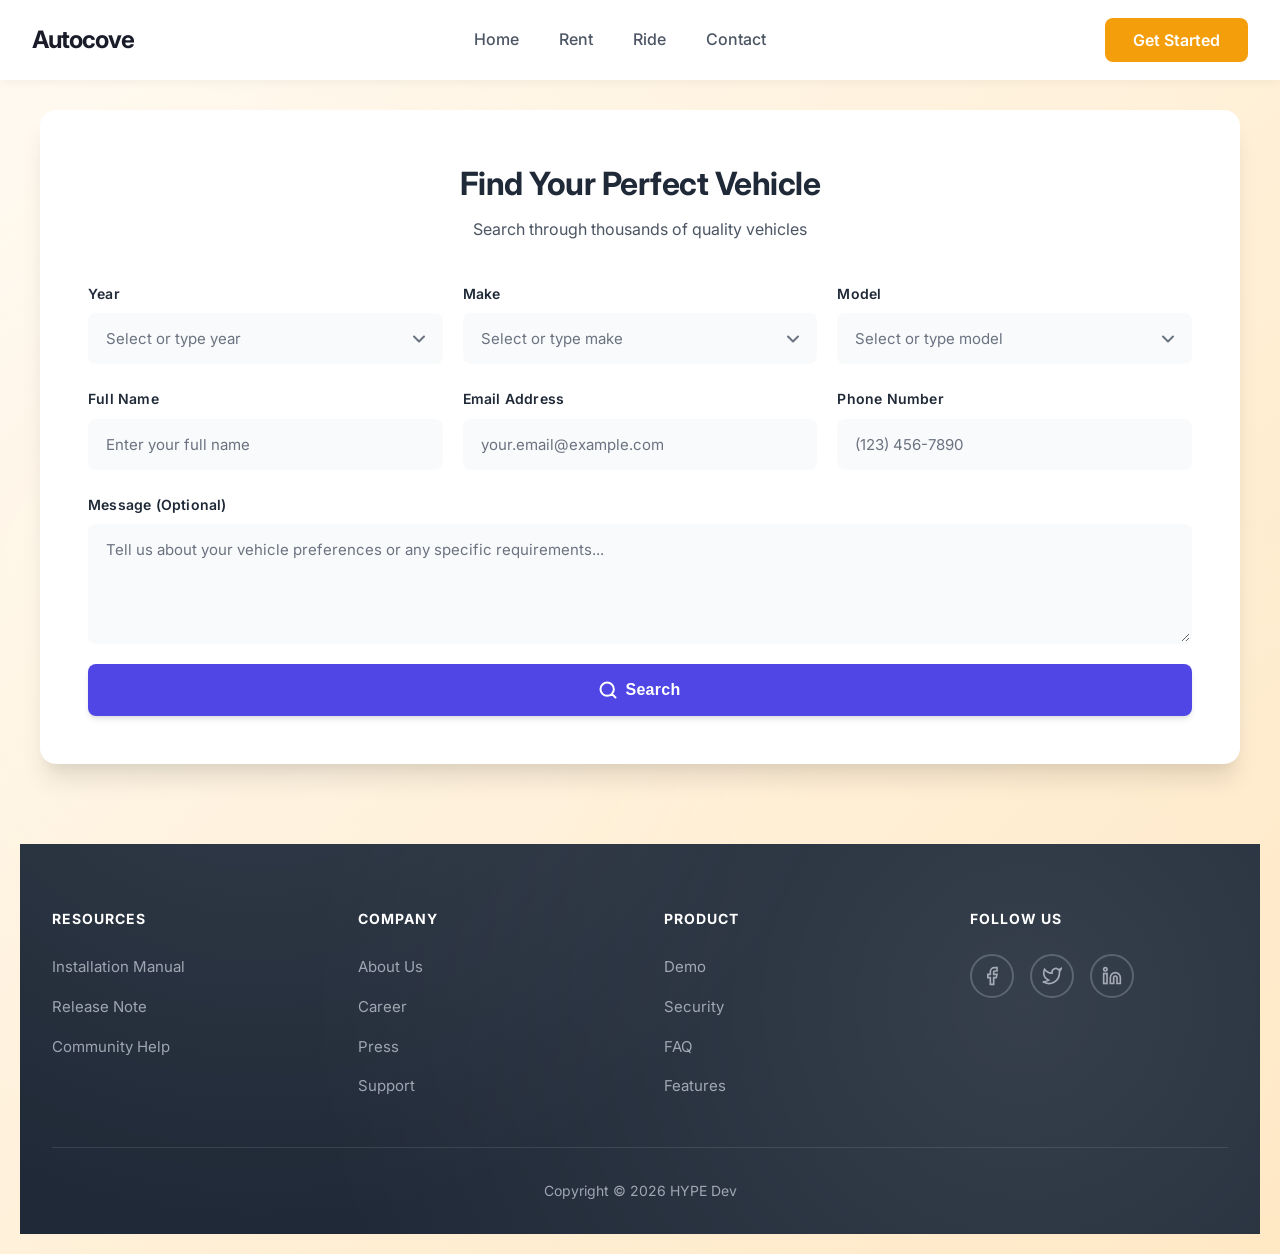
<file: vehicle-search-form.html>
<!DOCTYPE html>
<html lang="en">
<head>
    <meta charset="UTF-8">
    <meta name="viewport" content="width=device-width, initial-scale=1.0">
    <title>AUTOO</title>
    <link rel="preconnect" href="https://fonts.googleapis.com">
    <link rel="preconnect" href="https://fonts.gstatic.com" crossorigin>
    <link href="https://fonts.googleapis.com/css2?family=Inter:wght@400;500;600;700&display=swap" rel="stylesheet">
    <style>
        /* ========================================
           CSS VARIABLES
           ======================================== */
        :root {
            --primary-color: #4F46E5;
            --main-color: #f5b754;
            --primary-hover: #4338CA;
            --primary-active: #3730A3;
            --text-dark: #1F2937;
            --text-medium: #4B5563;
            --text-light: #6B7280;
            --input-bg: #F9FAFB;
            --input-border: #E5E7EB;
            --card-bg: #FFFFFF;
            --shadow-sm: 0 1px 2px 0 rgba(0, 0, 0, 0.05);
            --shadow-md: 0 4px 6px -1px rgba(0, 0, 0, 0.1), 0 2px 4px -1px rgba(0, 0, 0, 0.06);
            --shadow-lg: 0 10px 15px -3px rgba(0, 0, 0, 0.1), 0 4px 6px -2px rgba(0, 0, 0, 0.05);
            --shadow-xl: 0 20px 25px -5px rgba(0, 0, 0, 0.1), 0 10px 10px -5px rgba(0, 0, 0, 0.04);
            --radius-sm: 8px;
            --radius-md: 12px;
            --radius-lg: 16px;
            --transition: all 0.3s cubic-bezier(0.4, 0, 0.2, 1);
        }

        /* ========================================
           RESET & BASE STYLES
           ======================================== */
        * {
            margin: 0;
            padding: 0;
            box-sizing: border-box;
        }

        body {
            font-family: 'Inter', -apple-system, BlinkMacSystemFont, 'Segoe UI', Roboto, sans-serif;
            line-height: 1.6;
            color: var(--text-dark);
            background: linear-gradient(135deg, #fffaf2 0%, #ffe7c1 100%);
            min-height: 100vh;
            /* display: flex; */
            align-items: center;
            justify-content: center;
            padding: 20px;
            position: relative;
            overflow-x: hidden;
        }

        /* Background pattern overlay */
        body::before {
            content: '';
            position: absolute;
            top: 0;
            left: 0;
            right: 0;
            bottom: 0;
            background-image: 
                radial-gradient(circle at 20% 50%, rgba(255, 255, 255, 0.1) 0%, transparent 50%),
                radial-gradient(circle at 80% 80%, rgba(255, 255, 255, 0.1) 0%, transparent 50%);
            pointer-events: none;
        }


         /* ========================================
   NAVBAR STYLES
   ======================================== */
.navbar {
    position: fixed;
    top: 0;
    left: 0;
    width: 100%;
    background-color: #ffffff;
    box-shadow: 0 2px 10px rgba(0, 0, 0, 0.05);
    z-index: 1000;
    padding: 0;
}

.nav-container {
    max-width: 1400px;
    margin: 0 auto;
    padding: 0 2rem;
    display: flex;
    align-items: center;
    justify-content: space-between;
    height: 80px;
}

.nav-logo a {
    font-size: 1.5rem;
    font-weight: 700;
    font-family: var(--font-display);
    color: #1a1d29;
    letter-spacing: -1px;
    text-decoration: none;
}

.nav-links {
    display: flex;
    align-items: center;
    gap: 2.5rem;
    list-style: none;
    margin: 0;
    padding: 0;
}

.nav-links li {
    margin: 0;
}

.nav-links a {
    font-size: 1rem;
    font-weight: 500;
    color: #4B5563;
    text-decoration: none;
    transition: color 0.3s ease;
    position: relative;
}

.nav-links a:hover {
    color: #1a1d29;
}

.nav-links a::after {
    content: '';
    position: absolute;
    bottom: -5px;
    left: 0;
    width: 0;
    height: 2px;
    background-color: var(--primary-orange);
    transition: width 0.3s ease;
}

.nav-links a:hover::after {
    width: 100%;
}

.nav-cta {
    display: flex;
}

.btn-get-started {
    background-color: #F59E0B;
    color: #ffffff;
    font-size: 1rem;
    font-weight: 600;
    padding: 0.75rem 1.75rem;
    border: none;
    border-radius: 8px;
    cursor: pointer;
    transition: all 0.3s ease;
    font-family: var(--font-body);
}

.btn-get-started:hover {
    background-color: #D97706;
    transform: translateY(-2px);
    box-shadow: 0 4px 12px rgba(245, 158, 11, 0.3);
}

.nav-menu-btn {
    display: none;
    flex-direction: column;
    gap: 5px;
    cursor: pointer;
    padding: 5px;
}

.nav-menu-btn span {
    width: 25px;
    height: 3px;
    background-color: #1a1d29;
    border-radius: 3px;
    transition: all 0.3s ease;
}

/* Add padding to body to prevent content from hiding under fixed navbar */
body {
    padding-top: 80px;
}

/* ========================================
   RESPONSIVE NAVBAR
   ======================================== */
@media (max-width: 768px) {
    .nav-container {
        padding: 0 1.5rem;
        height: 70px;
        background-color: var(--main-color);
    }
    
    .nav-links {
        position: fixed;
        top: 70px;
        left: -100%;
        width: 100%;
        height: calc(100vh - 70px);
        background-color: var(--main-color);
        flex-direction: column;
        justify-content: flex-start;
        padding: 2rem 0;
        gap: 1.5rem;
        transition: left 0.3s ease;
        box-shadow: 0 5px 20px rgba(0, 0, 0, 0.1);
    }
    
    .nav-links.active {
        left: 0;
    }
    
    .nav-links li {
        width: 100%;
        text-align: center;
    }
    
    .nav-links a {
        display: block;
        padding: 0.75rem 2rem;
        font-size: 1.1rem;
    }
    
    .nav-cta {
        display: none;
    }
    
    .nav-menu-btn {
        display: flex;
    }
    
    .nav-menu-btn.active span:nth-child(1) {
        transform: rotate(45deg) translate(8px, 8px);
    }
    
    .nav-menu-btn.active span:nth-child(2) {
        opacity: 0;
    }
    
    .nav-menu-btn.active span:nth-child(3) {
        transform: rotate(-45deg) translate(7px, -7px);
    }
    
    body {
        padding-top: 70px;
    }
}

        /* ========================================
           MAIN CONTAINER
           ======================================== */
        .search-container {
            width: 100%;
            max-width: 1200px;
            background: var(--card-bg);
            border-radius: var(--radius-lg);
            box-shadow: var(--shadow-xl);
            padding: 48px;
            position: relative;
            margin: 30px auto;
            z-index: 1;
            animation: slideUp 0.6s ease-out;
        }

        @keyframes slideUp {
            from {
                opacity: 0;
                transform: translateY(30px);
            }
            to {
                opacity: 1;
                transform: translateY(0);
            }
        }

        /* ========================================
           HEADER
           ======================================== */
        .search-header {
            text-align: center;
            margin-bottom: 40px;
        }

        .search-header h1 {
            font-size: 32px;
            font-weight: 700;
            color: var(--text-dark);
            margin-bottom: 8px;
            letter-spacing: -0.5px;
        }

        .search-header p {
            font-size: 16px;
            color: var(--text-medium);
            font-weight: 400;
        }

        /* ========================================
           FORM LAYOUT
           ======================================== */
        .search-form {
            display: grid;
            gap: 24px;
        }

        .form-row {
            display: grid;
            gap: 20px;
            align-items: end;
        }

        /* Desktop layout: 3 columns in each row */
        .form-row-1 {
            grid-template-columns: repeat(3, 1fr);
        }

        .form-row-2 {
            grid-template-columns: repeat(3, 1fr);
        }

        .form-row-3 {
            grid-template-columns: 1fr;
        }

        /* ========================================
           FORM GROUPS
           ======================================== */
        .form-group {
            display: flex;
            flex-direction: column;
            gap: 8px;
        }

        .form-group label {
            font-size: 14px;
            font-weight: 600;
            color: var(--text-dark);
            letter-spacing: 0.2px;
        }

        /* ========================================
           INPUT STYLES
           ======================================== */
        /* Searchable select using datalist */
        .form-select {
            width: 100%;
            padding: 14px 40px 14px 16px;
            font-size: 15px;
            font-family: inherit;
            color: var(--text-dark);
            background-color: var(--input-bg);
            background-image: url("data:image/svg+xml,%3Csvg width='12' height='8' viewBox='0 0 12 8' fill='none' xmlns='http://www.w3.org/2000/svg'%3E%3Cpath d='M1 1.5L6 6.5L11 1.5' stroke='%236B7280' stroke-width='2' stroke-linecap='round' stroke-linejoin='round'/%3E%3C/svg%3E");
            background-repeat: no-repeat;
            background-position: right 16px center;
            border: 2px solid transparent;
            border-radius: var(--radius-sm);
            outline: none;
            transition: var(--transition);
            list-style: none;
        }

        .form-select:hover {
            background-color: #F3F4F6;
        }

        .form-select:focus {
            background-color: var(--card-bg);
            border-color: var(--primary-color);
            box-shadow: 0 0 0 3px rgba(79, 70, 229, 0.1);
        }

        .form-select::placeholder {
            color: var(--text-light);
        }

        /* Text inputs */
        .form-input {
            width: 100%;
            padding: 14px 16px;
            font-size: 15px;
            font-family: inherit;
            color: var(--text-dark);
            background-color: var(--input-bg);
            border: 2px solid transparent;
            border-radius: var(--radius-sm);
            outline: none;
            transition: var(--transition);
        }

        .form-input::placeholder {
            color: var(--text-light);
        }

        .form-input:hover {
            background-color: #F3F4F6;
        }

        .form-input:focus {
            background-color: var(--card-bg);
            border-color: var(--primary-color);
            box-shadow: 0 0 0 3px rgba(79, 70, 229, 0.1);
        }

        /* Textarea */
        .form-textarea {
            width: 100%;
            padding: 14px 16px;
            font-size: 15px;
            font-family: inherit;
            color: var(--text-dark);
            background-color: var(--input-bg);
            border: 2px solid transparent;
            border-radius: var(--radius-sm);
            outline: none;
            transition: var(--transition);
            resize: vertical;
            min-height: 120px;
        }

        .form-textarea::placeholder {
            color: var(--text-light);
        }

        .form-textarea:hover {
            background-color: #F3F4F6;
        }

        .form-textarea:focus {
            background-color: var(--card-bg);
            border-color: var(--primary-color);
            box-shadow: 0 0 0 3px rgba(79, 70, 229, 0.1);
        }

        /* ========================================
           SEARCH BUTTON
           ======================================== */
        .btn-search {
            background: var(--primary-color);
            color: white;
            font-size: 16px;
            font-weight: 600;
            padding: 14px 32px;
            border: none;
            border-radius: var(--radius-sm);
            cursor: pointer;
            transition: var(--transition);
            box-shadow: var(--shadow-md);
            letter-spacing: 0.3px;
            white-space: nowrap;
            min-height: 52px;
            display: flex;
            align-items: center;
            justify-content: center;
            gap: 8px;
        }

        .btn-search:hover {
            background: var(--primary-hover);
            box-shadow: var(--shadow-lg);
            transform: translateY(-2px);
        }

        .btn-search:active {
            background: var(--primary-active);
            transform: translateY(0);
            box-shadow: var(--shadow-sm);
        }

        .btn-search:focus {
            outline: none;
            box-shadow: 0 0 0 3px rgba(79, 70, 229, 0.3), var(--shadow-lg);
        }

        .btn-search:disabled {
            background: #9CA3AF;
            cursor: not-allowed;
            transform: none;
            box-shadow: var(--shadow-sm);
        }

        /* Search icon */
        .btn-search::before {
            content: '';
            width: 18px;
            height: 18px;
            background-image: url("data:image/svg+xml,%3Csvg width='18' height='18' viewBox='0 0 18 18' fill='none' xmlns='http://www.w3.org/2000/svg'%3E%3Cpath d='M16.5 16.5L12.875 12.875M14.8333 8.16667C14.8333 11.8486 11.8486 14.8333 8.16667 14.8333C4.48477 14.8333 1.5 11.8486 1.5 8.16667C1.5 4.48477 4.48477 1.5 8.16667 1.5C11.8486 1.5 14.8333 4.48477 14.8333 8.16667Z' stroke='white' stroke-width='2' stroke-linecap='round' stroke-linejoin='round'/%3E%3C/svg%3E");
            background-repeat: no-repeat;
            background-position: center;
        }

          /* Footer */
/* ========================================
   FOOTER STYLES
   ======================================== */
.footer {
    background-color: #1F2937;
    color: #ffffff;
    padding: 4rem 0 0;
    margin-top: 5rem;
}

.footer-container {
    max-width: 1400px;
    margin: 0 auto;
    padding: 0 2rem;
}

.footer-columns {
    display: grid;
    grid-template-columns: repeat(4, 1fr);
    gap: 3rem;
    padding-bottom: 3rem;
    border-bottom: 1px solid rgba(255, 255, 255, 0.1);
}

.footer-col h4 {
    font-size: 0.875rem;
    font-weight: 700;
    color: #ffffff;
    letter-spacing: 1px;
    margin-bottom: 1.5rem;
    font-family: var(--font-display);
}

.footer-links {
    list-style: none;
    padding: 0;
    margin: 0;
    display: flex;
    flex-direction: column;
    gap: 0.875rem;
}

.footer-links li {
    margin: 0;
}

.footer-links a {
    color: #9CA3AF;
    font-size: 0.9375rem;
    text-decoration: none;
    transition: color 0.3s ease;
    display: inline-block;
}

.footer-links a:hover {
    color: #ffffff;
}

/* Social Icons */
.footer-socials {
    display: flex;
    gap: 1rem;
    margin-top: 0.5rem;
}

.social-link {
    width: 44px;
    height: 44px;
    border: 2px solid #4B5563;
    border-radius: 50%;
    display: flex;
    align-items: center;
    justify-content: center;
    color: #9CA3AF;
    transition: all 0.3s ease;
    text-decoration: none;
}

.social-link svg {
    width: 20px;
    height: 20px;
}

.social-link:hover {
    border-color: #ffffff;
    color: #ffffff;
    transform: translateY(-3px);
}

/* Footer Bottom */
.footer-bottom {
    padding: 2rem 0;
    text-align: center;
}

.footer-bottom p {
    color: #9CA3AF;
    font-size: 0.875rem;
    margin: 0;
}

/* ========================================
   RESPONSIVE FOOTER
   ======================================== */
@media (max-width: 1024px) {
    .footer-columns {
        grid-template-columns: repeat(2, 1fr);
        gap: 2.5rem;
    }
}

@media (max-width: 768px) {
    .header{
        margin-top: 3rem;
    }
    .footer {
        padding: 3rem 0 0;
        margin-top: 4rem;
    }
    
    .footer-container {
        padding: 0 1.5rem;
    }
    
    .footer-columns {
        grid-template-columns: repeat(2, 1fr);
        gap: 2rem;
        padding-bottom: 2rem;
    }
    
    .footer-col h4 {
        font-size: 0.8125rem;
        margin-bottom: 1.25rem;
    }
    
    .footer-links {
        gap: 0.75rem;
    }
    
    .footer-links a {
        font-size: 0.875rem;
    }
    
    .footer-socials {
        gap: 0.75rem;
    }
    
    .social-link {
        width: 40px;
        height: 40px;
    }
    
    .social-link svg {
        width: 18px;
        height: 18px;
    }
}

@media (max-width: 480px) {
    .footer-columns {
        grid-template-columns: 1fr;
        gap: 2rem;
    }
    
    .footer-col {
        text-align: left;
    }
    
    .footer-bottom {
        padding: 1.5rem 0;
    }
    
    .footer-bottom p {
        font-size: 0.8125rem;
        line-height: 1.6;
    }
}

        /* ========================================
           TABLET LAYOUT (768px - 1023px)
           ======================================== */
        @media (max-width: 1023px) {
            .search-container {
                padding: 36px;
                margin: 30px auto;
            }

            .search-header h1 {
                font-size: 28px;
            }

            .form-row-1,
            .form-row-2 {
                grid-template-columns: repeat(2, 1fr);
            }

            .form-row-3 {
                grid-template-columns: 1fr;
            }
        }

        /* ========================================
           MOBILE LAYOUT (≤767px)
           ======================================== */
        @media (max-width: 767px) {
            body {
                padding: 16px;
            }

            .search-container {
                padding: 28px 20px;
                border-radius: var(--radius-md);
                margin: 80px auto;
            }

            .search-header {
                margin-bottom: 32px;
            }

            .search-header h1 {
                font-size: 24px;
            }

            .search-header p {
                font-size: 14px;
            }

            .search-form {
                gap: 20px;
            }

            .form-row-1,
            .form-row-2,
            .form-row-3 {
                grid-template-columns: 1fr;
                gap: 16px;
            }

            .form-group label {
                font-size: 13px;
            }

            .form-select,
            .form-input {
                padding: 16px 40px 16px 16px;
                font-size: 16px; /* Prevent zoom on iOS */
            }

            .form-input {
                padding: 16px;
            }

            .form-textarea {
                padding: 16px;
                font-size: 16px;
            }

            .btn-search {
                padding: 16px 32px;
                font-size: 16px;
                min-height: 56px;
            }
        }

        /* ========================================
           SMALL MOBILE (≤480px)
           ======================================== */
        @media (max-width: 480px) {
            .search-container {
                padding: 24px 16px;
            }

            .search-header h1 {
                font-size: 22px;
            }
        }

        /* ========================================
           ACCESSIBILITY
           ======================================== */
        /* High contrast focus for keyboard navigation */
        .form-select:focus-visible,
        .form-input:focus-visible,
        .form-textarea:focus-visible,
        .btn-search:focus-visible {
            outline: 3px solid var(--primary-color);
            outline-offset: 2px;
        }

        /* Reduced motion for users who prefer it */
        @media (prefers-reduced-motion: reduce) {
            * {
                animation-duration: 0.01ms !important;
                animation-iteration-count: 1 !important;
                transition-duration: 0.01ms !important;
            }
        }

        /* ========================================
           PRINT STYLES
           ======================================== */
        @media print {
            body {
                background: white;
            }

            .search-container {
                box-shadow: none;
                border: 1px solid #E5E7EB;
            }
        }
    </style>
</head>
<body>

    <nav class="navbar">
    <div class="nav-container">
        <div class="nav-logo">
            <a href="./index.html">Autocove</a>
        </div>
        
        <ul class="nav-links">
            <li><a href="./index.html">Home</a></li>
            <li><a href="./index.html">Rent</a></li>
            <li><a href="./index.html">Ride</a></li>
            <li><a href="./index.html">Contact</a></li>
        </ul>
        
        <div class="nav-cta">
            <button class="btn-get-started">Get Started</button>
        </div>
        
        <div class="nav-menu-btn" id="menu-btn">
            <span></span>
            <span></span>
            <span></span>
        </div>
    </div>
</nav>


    <!-- Main Search Container -->
    <div class="search-container">
        <!-- Header -->
        <div class="search-header">
            <h1>Find Your Perfect Vehicle</h1>
            <p>Search through thousands of quality vehicles</p>
        </div>

        <!-- Search Form -->
        <form class="search-form" id="vehicleSearchForm" action="#" method="POST">
            <!-- Row 1: Year, Make, Model -->
            <div class="form-row form-row-1">
                <div class="form-group">
                    <label for="year">Year</label>
                    <input 
                        type="text" 
                        id="year" 
                        name="year" 
                        class="form-select" 
                        list="yearList"
                        placeholder="Select or type year"
                        autocomplete="off"
                        required
                    >
                    <datalist id="yearList">
                        <option value="2024">
                        <option value="2023">
                        <option value="2022">
                        <option value="2021">
                        <option value="2020">
                        <option value="2019">
                        <option value="2018">
                        <option value="2017">
                        <option value="2016">
                        <option value="2015">
                        <option value="2014">
                        <option value="2013">
                        <option value="2012">
                        <option value="2011">
                        <option value="2010">
                    </datalist>
                </div>

                <div class="form-group">
                    <label for="make">Make</label>
                    <input 
                        type="text" 
                        id="make" 
                        name="make" 
                        class="form-select" 
                        list="makeList"
                        placeholder="Select or type make"
                        autocomplete="off"
                        required
                    >
                    <datalist id="makeList">
                        <option value="Acura">
                        <option value="Audi">
                        <option value="BMW">
                        <option value="Buick">
                        <option value="Cadillac">
                        <option value="Chevrolet">
                        <option value="Chrysler">
                        <option value="Dodge">
                        <option value="Ford">
                        <option value="Genesis">
                        <option value="GMC">
                        <option value="Honda">
                        <option value="Hyundai">
                        <option value="Infiniti">
                        <option value="Jaguar">
                        <option value="Jeep">
                        <option value="Kia">
                        <option value="Land Rover">
                        <option value="Lexus">
                        <option value="Lincoln">
                        <option value="Mazda">
                        <option value="Mercedes-Benz">
                        <option value="Mitsubishi">
                        <option value="Nissan">
                        <option value="Porsche">
                        <option value="Ram">
                        <option value="Subaru">
                        <option value="Tesla">
                        <option value="Toyota">
                        <option value="Volkswagen">
                        <option value="Volvo">
                    </datalist>
                </div>

                <div class="form-group">
                    <label for="model">Model</label>
                    <input 
                        type="text" 
                        id="model" 
                        name="model" 
                        class="form-select" 
                        list="modelList"
                        placeholder="Select or type model"
                        autocomplete="off"
                        required
                    >
                    <datalist id="modelList">
                        <option value="Accord">
                        <option value="Camry">
                        <option value="Civic">
                        <option value="Corolla">
                        <option value="CR-V">
                        <option value="Elantra">
                        <option value="Equinox">
                        <option value="Escape">
                        <option value="Explorer">
                        <option value="F-150">
                        <option value="Highlander">
                        <option value="Malibu">
                        <option value="Pilot">
                        <option value="RAV4">
                        <option value="Rogue">
                        <option value="Silverado">
                        <option value="Sonata">
                        <option value="Tacoma">
                        <option value="Tucson">
                    </datalist>
                </div>
            </div>

            <!-- Row 2: Full Name, Email, Phone Number -->
            <div class="form-row form-row-2">
                <div class="form-group">
                    <label for="fullName">Full Name</label>
                    <input 
                        type="text" 
                        id="fullName" 
                        name="fullName" 
                        class="form-input" 
                        placeholder="Enter your full name"
                        required
                    >
                </div>

                <div class="form-group">
                    <label for="email">Email Address</label>
                    <input 
                        type="email" 
                        id="email" 
                        name="email" 
                        class="form-input" 
                        placeholder="your.email@example.com"
                        required
                    >
                </div>

                <div class="form-group">
                    <label for="phone">Phone Number</label>
                    <input 
                        type="tel" 
                        id="phone" 
                        name="phone" 
                        class="form-input" 
                        placeholder="(123) 456-7890"
                        required
                    >
                </div>
            </div>

            <!-- Row 3: Message and Search Button -->
            <div class="form-row form-row-3">
                <div class="form-group">
                    <label for="message">Message (Optional)</label>
                    <textarea 
                        id="message" 
                        name="message" 
                        class="form-textarea" 
                        placeholder="Tell us about your vehicle preferences or any specific requirements..."
                    ></textarea>
                </div>

                <button type="submit" class="btn-search">
                    Search
                </button>
            </div>
        </form>
    </div>


    <!-- Footer Section -->
    <footer class="footer">
    <div class="footer-container">
        <div class="footer-columns">
            <div class="footer-col">
                <h4>RESOURCES</h4>
                <ul class="footer-links">
                    <li><a href="#">Installation Manual</a></li>
                    <li><a href="#">Release Note</a></li>
                    <li><a href="#">Community Help</a></li>
                </ul>
            </div>
            
            <div class="footer-col">
                <h4>COMPANY</h4>
                <ul class="footer-links">
                    <li><a href="#">About Us</a></li>
                    <li><a href="#">Career</a></li>
                    <li><a href="#">Press</a></li>
                    <li><a href="#">Support</a></li>
                </ul>
            </div>
            
            <div class="footer-col">
                <h4>PRODUCT</h4>
                <ul class="footer-links">
                    <li><a href="#">Demo</a></li>
                    <li><a href="#">Security</a></li>
                    <li><a href="#">FAQ</a></li>
                    <li><a href="#">Features</a></li>
                </ul>
            </div>
            
            <div class="footer-col">
                <h4>FOLLOW US</h4>
                <div class="footer-socials">
                    <a href="#" class="social-link" aria-label="Facebook">
                        <svg viewBox="0 0 24 24" fill="none" stroke="currentColor" stroke-width="2">
                            <path d="M18 2h-3a5 5 0 0 0-5 5v3H7v4h3v8h4v-8h3l1-4h-4V7a1 1 0 0 1 1-1h3z"></path>
                        </svg>
                    </a>
                    <a href="#" class="social-link" aria-label="Twitter">
                        <svg viewBox="0 0 24 24" fill="none" stroke="currentColor" stroke-width="2">
                            <path d="M23 3a10.9 10.9 0 0 1-3.14 1.53 4.48 4.48 0 0 0-7.86 3v1A10.66 10.66 0 0 1 3 4s-4 9 5 13a11.64 11.64 0 0 1-7 2c9 5 20 0 20-11.5a4.5 4.5 0 0 0-.08-.83A7.72 7.72 0 0 0 23 3z"></path>
                        </svg>
                    </a>
                    <a href="#" class="social-link" aria-label="LinkedIn">
                        <svg viewBox="0 0 24 24" fill="none" stroke="currentColor" stroke-width="2">
                            <path d="M16 8a6 6 0 0 1 6 6v7h-4v-7a2 2 0 0 0-2-2 2 2 0 0 0-2 2v7h-4v-7a6 6 0 0 1 6-6z"></path>
                            <rect x="2" y="9" width="4" height="12"></rect>
                            <circle cx="4" cy="4" r="2"></circle>
                        </svg>
                    </a>
                </div>
            </div>
        </div>
        
        <div class="footer-bottom">
            <p>Copyright © 2026 HYPE Dev</p>
        </div>
    </div>
</footer>

    <script>
        // Form validation and UX enhancements
        document.addEventListener('DOMContentLoaded', function() {
            const form = document.getElementById('vehicleSearchForm');
            const phoneInput = document.getElementById('phone');

            // Phone number formatting
            phoneInput.addEventListener('input', function(e) {
                let value = e.target.value.replace(/\D/g, '');
                if (value.length > 0) {
                    if (value.length <= 3) {
                        value = '(' + value;
                    } else if (value.length <= 6) {
                        value = '(' + value.slice(0, 3) + ') ' + value.slice(3);
                    } else {
                        value = '(' + value.slice(0, 3) + ') ' + value.slice(3, 6) + '-' + value.slice(6, 10);
                    }
                }
                e.target.value = value;
            });

            // Form submission handler
            form.addEventListener('submit', function(e) {
                e.preventDefault();
                
                // Get form data
                const formData = new FormData(form);
                const data = Object.fromEntries(formData);
                
                // Validate required fields
                const requiredFields = ['year', 'make', 'model', 'fullName', 'email', 'phone'];
                let isValid = true;
                
                requiredFields.forEach(field => {
                    if (!data[field]) {
                        isValid = false;
                    }
                });

                if (!isValid) {
                    alert('Please fill in all required fields.');
                    return;
                }

                // Email validation
                const emailRegex = /^[^\s@]+@[^\s@]+\.[^\s@]+$/;
                if (!emailRegex.test(data.email)) {
                    alert('Please enter a valid email address.');
                    return;
                }

                // Phone validation (at least 10 digits)
                const phoneDigits = data.phone.replace(/\D/g, '');
                if (phoneDigits.length < 10) {
                    alert('Please enter a valid phone number.');
                    return;
                }
                
                // In a real application, you would send this to a server
                console.log('Form submitted with data:', data);
                
                // Example: Send to API
                // fetch('/api/vehicle-inquiry', {
                //     method: 'POST',
                //     headers: { 'Content-Type': 'application/json' },
                //     body: JSON.stringify(data)
                // }).then(response => response.json())
                //   .then(result => console.log(result));
                
                alert('Thank you! Your vehicle inquiry has been submitted.\n\nWe will contact you shortly at:\n' + data.email);
                
                // Optionally reset the form
                // form.reset();
            });
        });

        // Mobile menu toggle
const menuBtn = document.getElementById('menu-btn');
const navLinks = document.querySelector('.nav-links');

if (menuBtn && navLinks) {
    menuBtn.addEventListener('click', () => {
        menuBtn.classList.toggle('active');
        navLinks.classList.toggle('active');
    });

    // Close mobile menu when clicking on a link
    const navLinksItems = document.querySelectorAll('.nav-links a');
    navLinksItems.forEach(link => {
        link.addEventListener('click', () => {
            menuBtn.classList.remove('active');
            navLinks.classList.remove('active');
        });
    });

    // Close menu when clicking outside
    document.addEventListener('click', (e) => {
        if (!menuBtn.contains(e.target) && !navLinks.contains(e.target)) {
            menuBtn.classList.remove('active');
            navLinks.classList.remove('active');
        }
    });
}
    </script>
</body>
</html>
</file>
